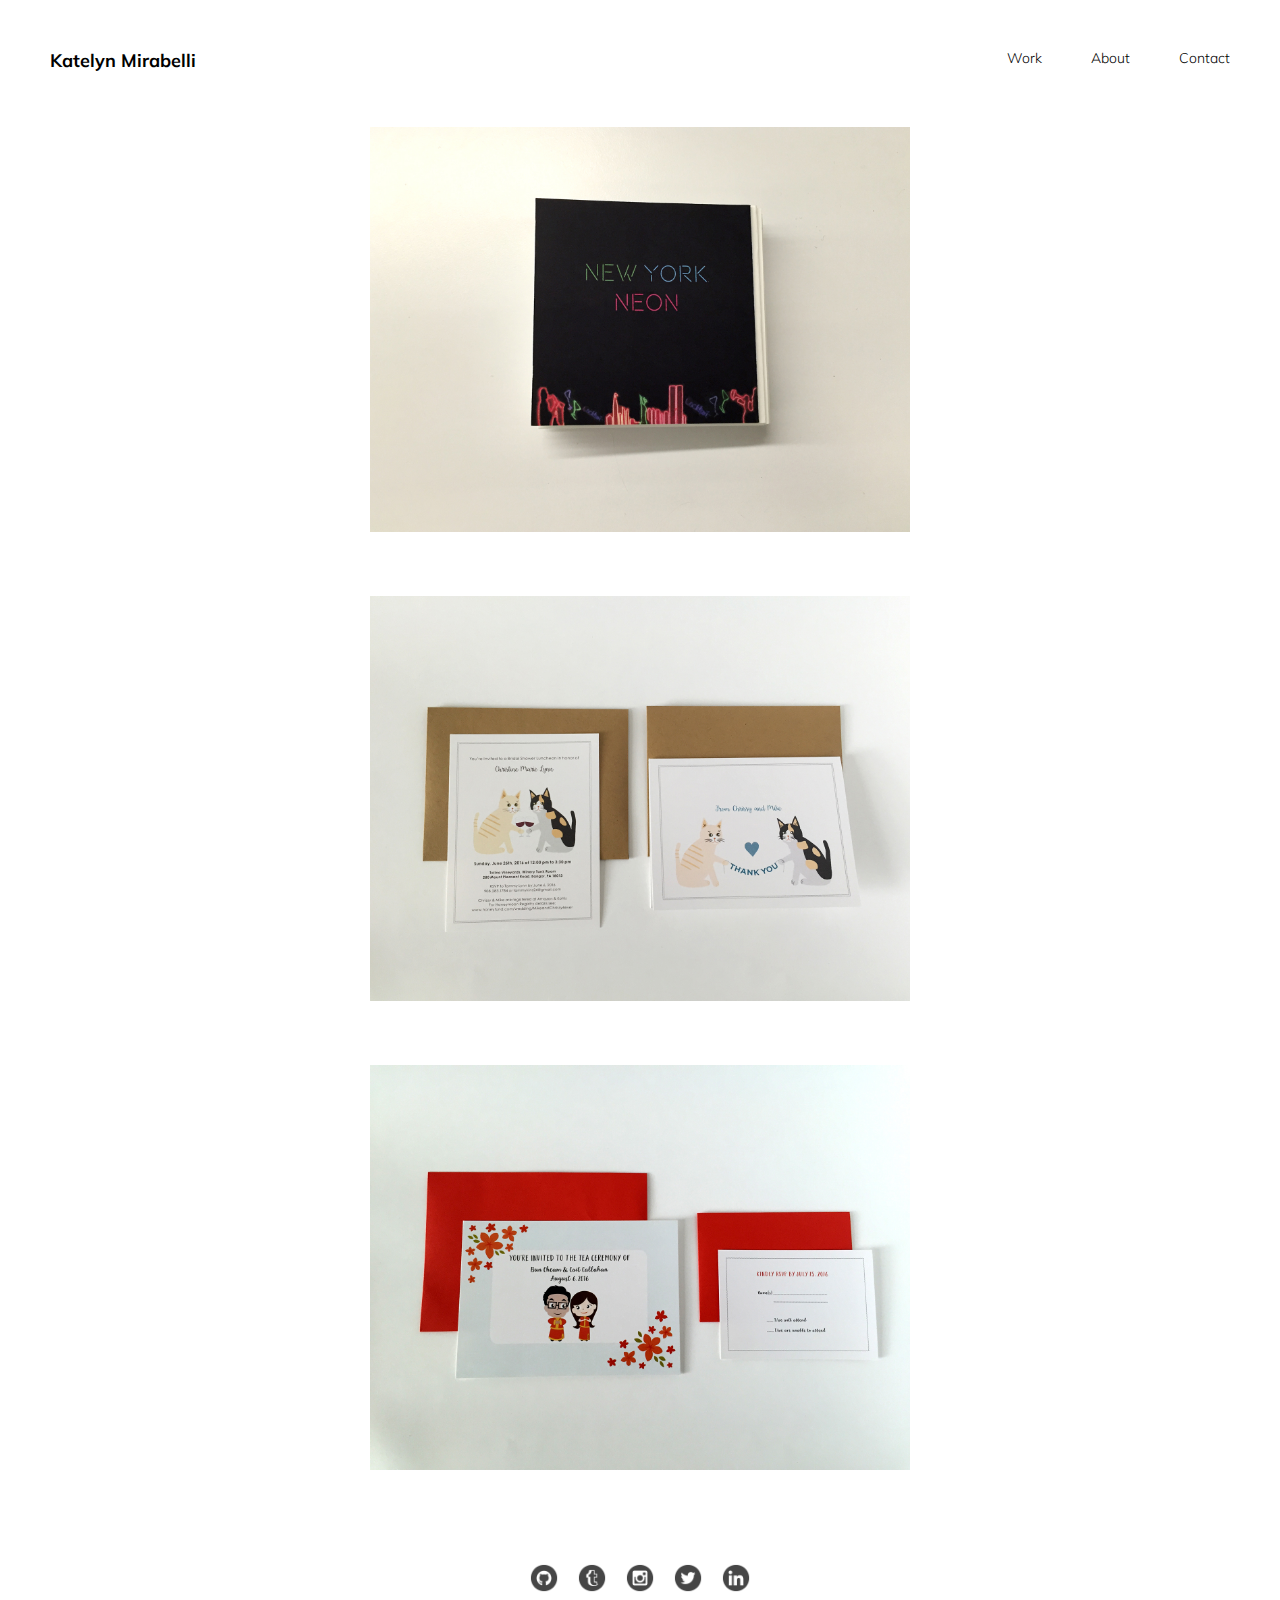
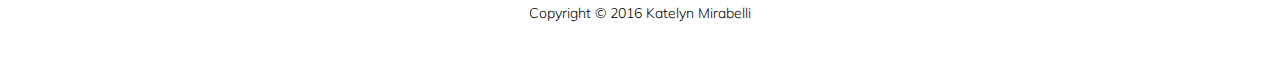
<file: index.html>
<!DOCTYPE html>
<html>

<head>
    <title>Katelyn Mirabelli</title>
    <meta charset="utf-8">
    <meta name="author" content="Katelyn Mirabelli">
    <meta name="description" content="Portfolio">
    <meta name="copyright" content=" 2016 Katelyn Mirabelli">
    <meta name="keywords" content="Katelyn Mirabelli">
    <meta name="viewport" content="width=device-width, initial-scale=1.0">
    <link href="https://fonts.googleapis.com/css?family=Muli:300" rel="stylesheet" type="text/css">
    <link rel="stylesheet" type="text/css" href="css/animate.css">
    <link rel="stylesheet" type="text/css" href="css/style.css">
    <link rel="shortcut icon" href="images/favicon.ico" type="image/x-icon">
</head>

<body>
    <div class="wrapper animated fadeIn">
        <header>
            <h1><a href="index.html">Katelyn Mirabelli</a></h1>
            <nav class="normal">
                <a href="mailto:katelyn.mirabelli@gmail.com" target="_blank">Contact</a>
                <a href="about.html">About</a>
                <a href="index.html">Work</a>
            </nav>
            <nav class="small">
                <a id="mobile" href="#">&#9776;</a>
                <a href="index.html">Work</a>
                <a href="about.html">About</a>
                <a href="mailto:katelyn.mirabelli@gmail.com" target="_blank">Contact</a>
            </nav>
        </header>
        <div id="clearfix"></div>
        <div class="container">
            <div id="portfolio">
                <div class="project">
                    <a class="thumb" href="neon.html">
                        <img class="main" src="images/nyneon001.jpg" alt="image"></img>
                    </a>
                </div>
                <div class="project">
                    <a class="thumb" href="bridal.html">
                        <img class="main" src="images/bridal001.jpg" alt="image"></img>
                    </a>
                </div>                
                <div class="project">
                    <a class="thumb" href="wedding.html">
                        <img class="main" src="images/wedding001.jpg" alt="image"></img>
                    </a>
                </div>
            </div>
        </div>
        <footer>
            <a class="social" href="https://github.com/kmirabelli" target="_blank"><img src="images/Github.png" alt="github"></img>
            </a>
            <a class="social" href="https://katelynmirabelli.tumblr.com/" target="_blank"><img src="images/Tumblr.png" alt="tumblr"></img>
            </a>
            <a class="social" href="https://www.instagram.com/katelynmirabelli/" target="_blank"><img src="images/Instagram.png" alt="instagram"></img>
            </a>
            <a class="social" href="https://twitter.com/katelyn_mira" target="_blank"><img src="images/Twitter.png" alt="twitter"></img>
            </a>
            <a class="social" href="https://www.linkedin.com/in/katelynmirabelli" target="_blank"><img src="images/Linkedin.png" alt="linkedin"></img>
            </a>
            <p id="copyright">Copyright &copy; 2016 Katelyn Mirabelli</p>
        </footer>
    </div>
    <script type="text/javascript" src="js/jquery-3.1.0.min.js"></script>
    <script type="text/javascript" src="js/project.js"></script>
    <script>
    (function(i, s, o, g, r, a, m) {
        i['GoogleAnalyticsObject'] = r;
        i[r] = i[r] || function() {
            (i[r].q = i[r].q || []).push(arguments)
        }, i[r].l = 1 * new Date();
        a = s.createElement(o),
            m = s.getElementsByTagName(o)[0];
        a.async = 1;
        a.src = g;
        m.parentNode.insertBefore(a, m)
    })(window, document, 'script', 'https://www.google-analytics.com/analytics.js', 'ga');

    ga('create', 'UA-83003444-1', 'auto');
    ga('send', 'pageview');
    </script>
</body>

</html>
</file>
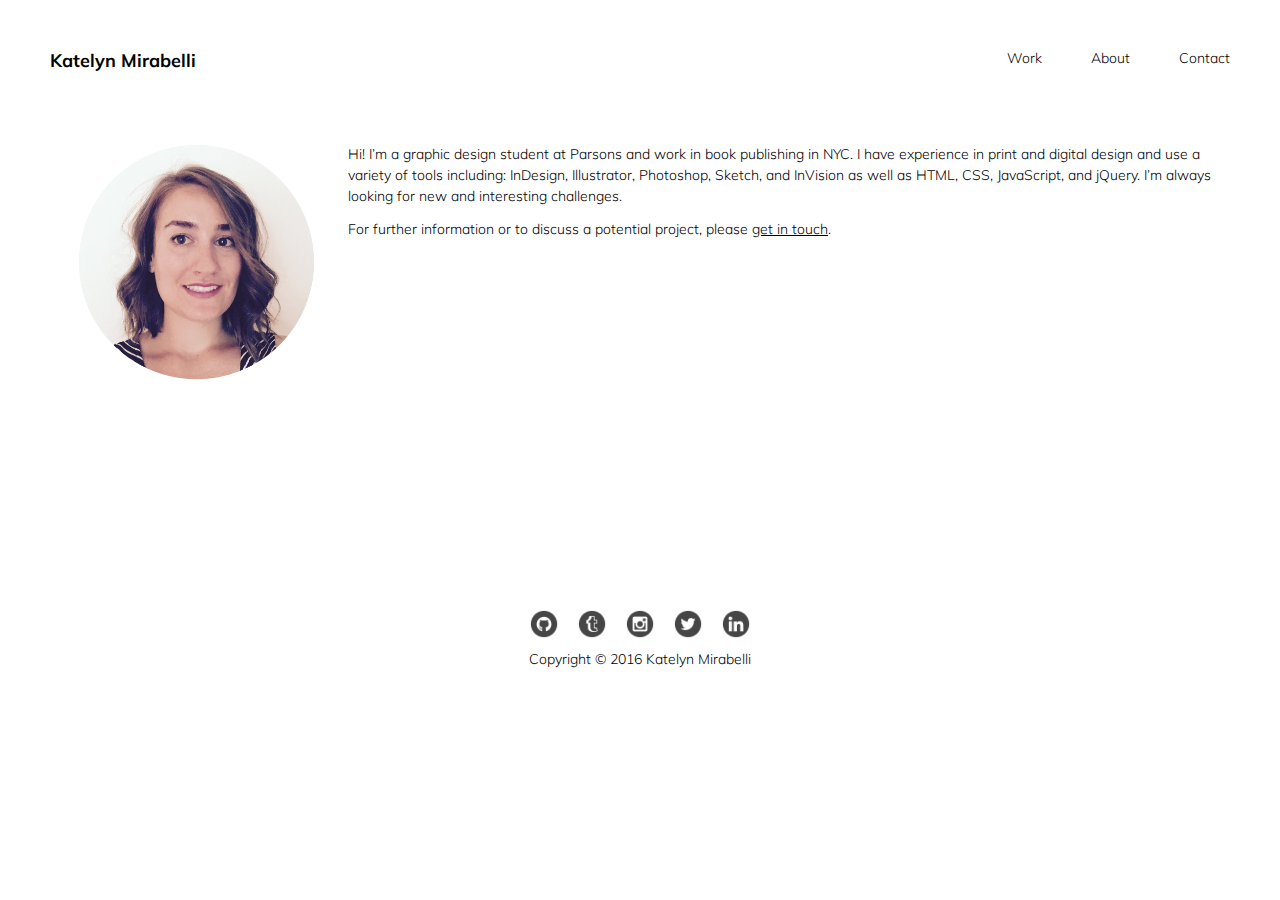
<file: about.html>
<!DOCTYPE html>
<html>

<head>
    <title>Katelyn Mirabelli</title>
    <meta charset="utf-8">
    <meta name="author" content="Katelyn Mirabelli">
    <meta name="description" content="Portfolio">
    <meta name="copyright" content=" 2016 Katelyn Mirabelli">
    <meta name="keywords" content="Katelyn Mirabelli">
    <meta name="viewport" content="width=device-width, initial-scale=1.0">
    <link href="https://fonts.googleapis.com/css?family=Muli:300" rel="stylesheet" type="text/css">
    <link rel="stylesheet" type="text/css" href="css/animate.css">
    <link rel="stylesheet" type="text/css" href="css/style.css">
    <link rel="shortcut icon" href="images/favicon.ico" type="image/x-icon">
</head>

<body>
    <div class="wrapper animated fadeIn">
        <header>
            <h1><a href="index.html">Katelyn Mirabelli</a></h1>
            <nav class="normal">
                <a href="mailto:katelyn.mirabelli@gmail.com" target="_blank">Contact</a>
                <a href="about.html">About</a>
                <a href="index.html">Work</a>
            </nav>
            <nav class="small">
                <a id="mobile" href="#">&#9776;</a>
                <a href="index.html">Work</a>
                <a href="about.html">About</a>
                <a href="mailto:katelyn.mirabelli@gmail.com" target="_blank">Contact</a>
            </nav>
        </header>
        <div class="container">
            <div id="about">
                <img src="images/profile1.jpg" alt="profile"></img>
                <p>Hi! I’m a graphic design student at Parsons and work in book publishing in NYC. I have experience in print and digital design and use a variety of tools including: InDesign, Illustrator, Photoshop, Sketch, and InVision as well as HTML, CSS, JavaScript, and jQuery. I’m always looking for new and interesting challenges.</p>
                <p>For further information or to discuss a potential project, please <a href="mailto:katelyn.mirabelli@gmail.com" target="_blank">get in touch</a>.</p>
            </div>
        </div>
        <div id="clearfix"></div>
        <footer>
            <a class="social" href="https://github.com/kmirabelli" target="_blank"><img src="images/Github.png" alt="github"></img>
            </a>
            <a class="social" href="https://katelynmirabelli.tumblr.com/" target="_blank"><img src="images/Tumblr.png" alt="tumblr"></img>
            </a>
            <a class="social" href="https://www.instagram.com/katelynmirabelli/" target="_blank"><img src="images/Instagram.png" alt="instagram"></img>
            </a>
            <a class="social" href="https://twitter.com/katelyn_mira" target="_blank"><img src="images/Twitter.png" alt="twitter"></img>
            </a>
            <a class="social" href="https://www.linkedin.com/in/katelynmirabelli" target="_blank"><img src="images/Linkedin.png" alt="linkedin"></img>
            </a>
            <p id="copyright">Copyright &copy; 2016 Katelyn Mirabelli</p>
        </footer>
    </div>
    <script type="text/javascript" src="js/jquery-3.1.0.min.js"></script>
    <script type="text/javascript" src="js/project.js"></script>
    <script>
    (function(i, s, o, g, r, a, m) {
        i['GoogleAnalyticsObject'] = r;
        i[r] = i[r] || function() {
            (i[r].q = i[r].q || []).push(arguments)
        }, i[r].l = 1 * new Date();
        a = s.createElement(o),
            m = s.getElementsByTagName(o)[0];
        a.async = 1;
        a.src = g;
        m.parentNode.insertBefore(a, m)
    })(window, document, 'script', 'https://www.google-analytics.com/analytics.js', 'ga');

    ga('create', 'UA-83003444-1', 'auto');
    ga('send', 'pageview');
    </script>
</body>

</html>
</file>
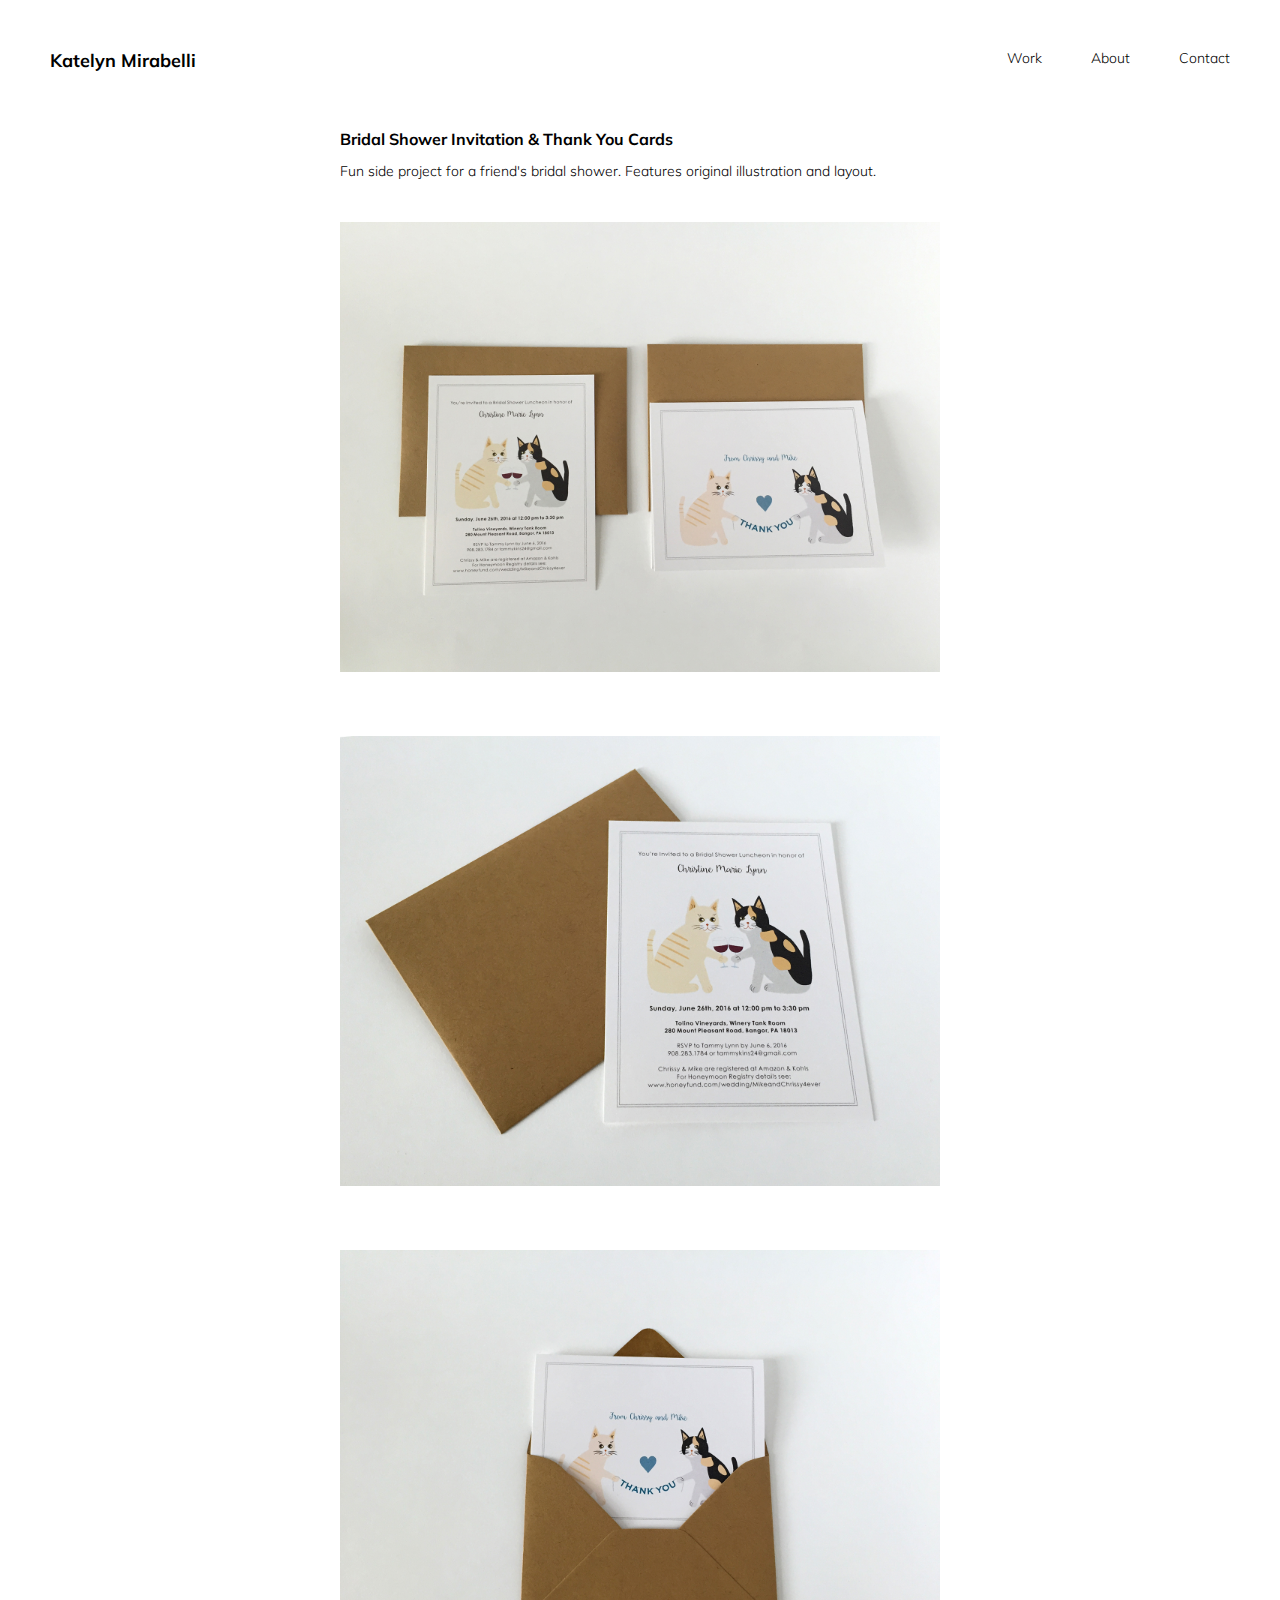
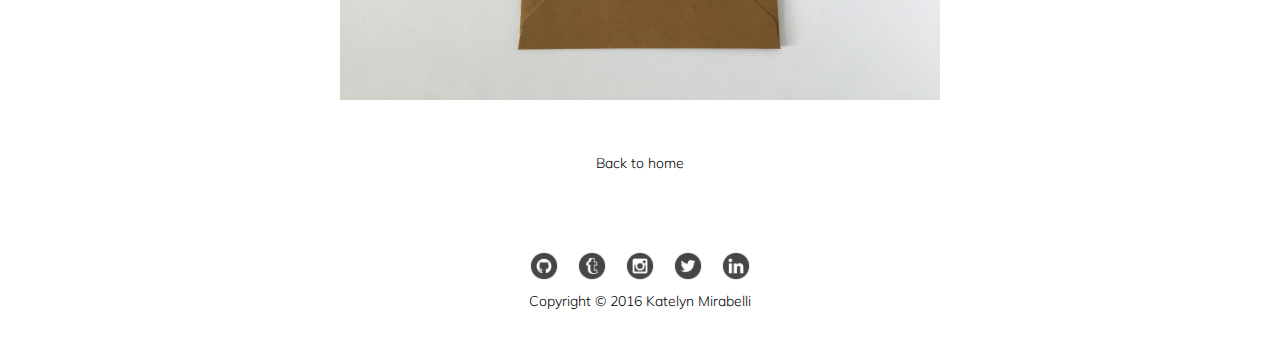
<file: bridal.html>
<!DOCTYPE html>
<html>

<head>
    <title>Katelyn Mirabelli</title>
    <meta charset="utf-8">
    <meta name="author" content="Katelyn Mirabelli">
    <meta name="description" content="Portfolio">
    <meta name="copyright" content=" 2016 Katelyn Mirabelli">
    <meta name="keywords" content="Katelyn Mirabelli">
    <meta name="viewport" content="width=device-width, initial-scale=1.0">
    <link href="https://fonts.googleapis.com/css?family=Muli:300" rel="stylesheet" type="text/css">
    <link rel="stylesheet" type="text/css" href="css/animate.css">
    <link rel="stylesheet" type="text/css" href="css/style.css">
    <link rel="shortcut icon" href="images/favicon.ico" type="image/x-icon">
</head>

<body>
    <div class="wrapper animated fadeIn">
        <header>
            <h1><a href="index.html">Katelyn Mirabelli</a></h1>
            <nav class="normal">
                <a href="mailto:katelyn.mirabelli@gmail.com" target="_blank">Contact</a>
                <a href="about.html">About</a>
                <a href="index.html">Work</a>
            </nav>
            <nav class="small">
                <a id="mobile" href="#">&#9776;</a>
                <a href="index.html">Work</a>
                <a href="about.html">About</a>
                <a href="mailto:katelyn.mirabelli@gmail.com" target="_blank">Contact</a>
            </nav>
        </header>
        <div id="clearfix"></div>
        <div class="container">
            <div id="portfolio">
                <div class="detail">
                    <h2>Bridal Shower Invitation &amp; Thank You Cards</h2>
                    <p>Fun side project for a friend's bridal shower. Features original illustration and layout.</p>
                </div>
                <div class="more">
                    <img src="images/bridal001.jpg" alt="image"></img>
                    <img src="images/bridal002.jpg" alt="image"></img>
                    <img src="images/bridal003.jpg" alt="image"></img>
                </div>
            </div>
            <div class="home">
                <a class="home" href="index.html">Back to home</a>
            </div>
        </div>
        <footer>
            <a class="social" href="https://github.com/kmirabelli" target="_blank"><img src="images/Github.png" alt="github"></img>
            </a>
            <a class="social" href="https://katelynmirabelli.tumblr.com/" target="_blank"><img src="images/Tumblr.png" alt="tumblr"></img>
            </a>
            <a class="social" href="https://www.instagram.com/katelynmirabelli/" target="_blank"><img src="images/Instagram.png" alt="instagram"></img>
            </a>
            <a class="social" href="https://twitter.com/katelyn_mira" target="_blank"><img src="images/Twitter.png" alt="twitter"></img>
            </a>
            <a class="social" href="https://www.linkedin.com/in/katelynmirabelli" target="_blank"><img src="images/Linkedin.png" alt="linkedin"></img>
            </a>
            <p id="copyright">Copyright &copy; 2016 Katelyn Mirabelli</p>
        </footer>
    </div>
    <script type="text/javascript" src="js/jquery-3.1.0.min.js"></script>
    <script type="text/javascript" src="js/project.js"></script>
    <script>
    (function(i, s, o, g, r, a, m) {
        i['GoogleAnalyticsObject'] = r;
        i[r] = i[r] || function() {
            (i[r].q = i[r].q || []).push(arguments)
        }, i[r].l = 1 * new Date();
        a = s.createElement(o),
            m = s.getElementsByTagName(o)[0];
        a.async = 1;
        a.src = g;
        m.parentNode.insertBefore(a, m)
    })(window, document, 'script', 'https://www.google-analytics.com/analytics.js', 'ga');

    ga('create', 'UA-83003444-1', 'auto');
    ga('send', 'pageview');
    </script>
</body>

</html>
</file>
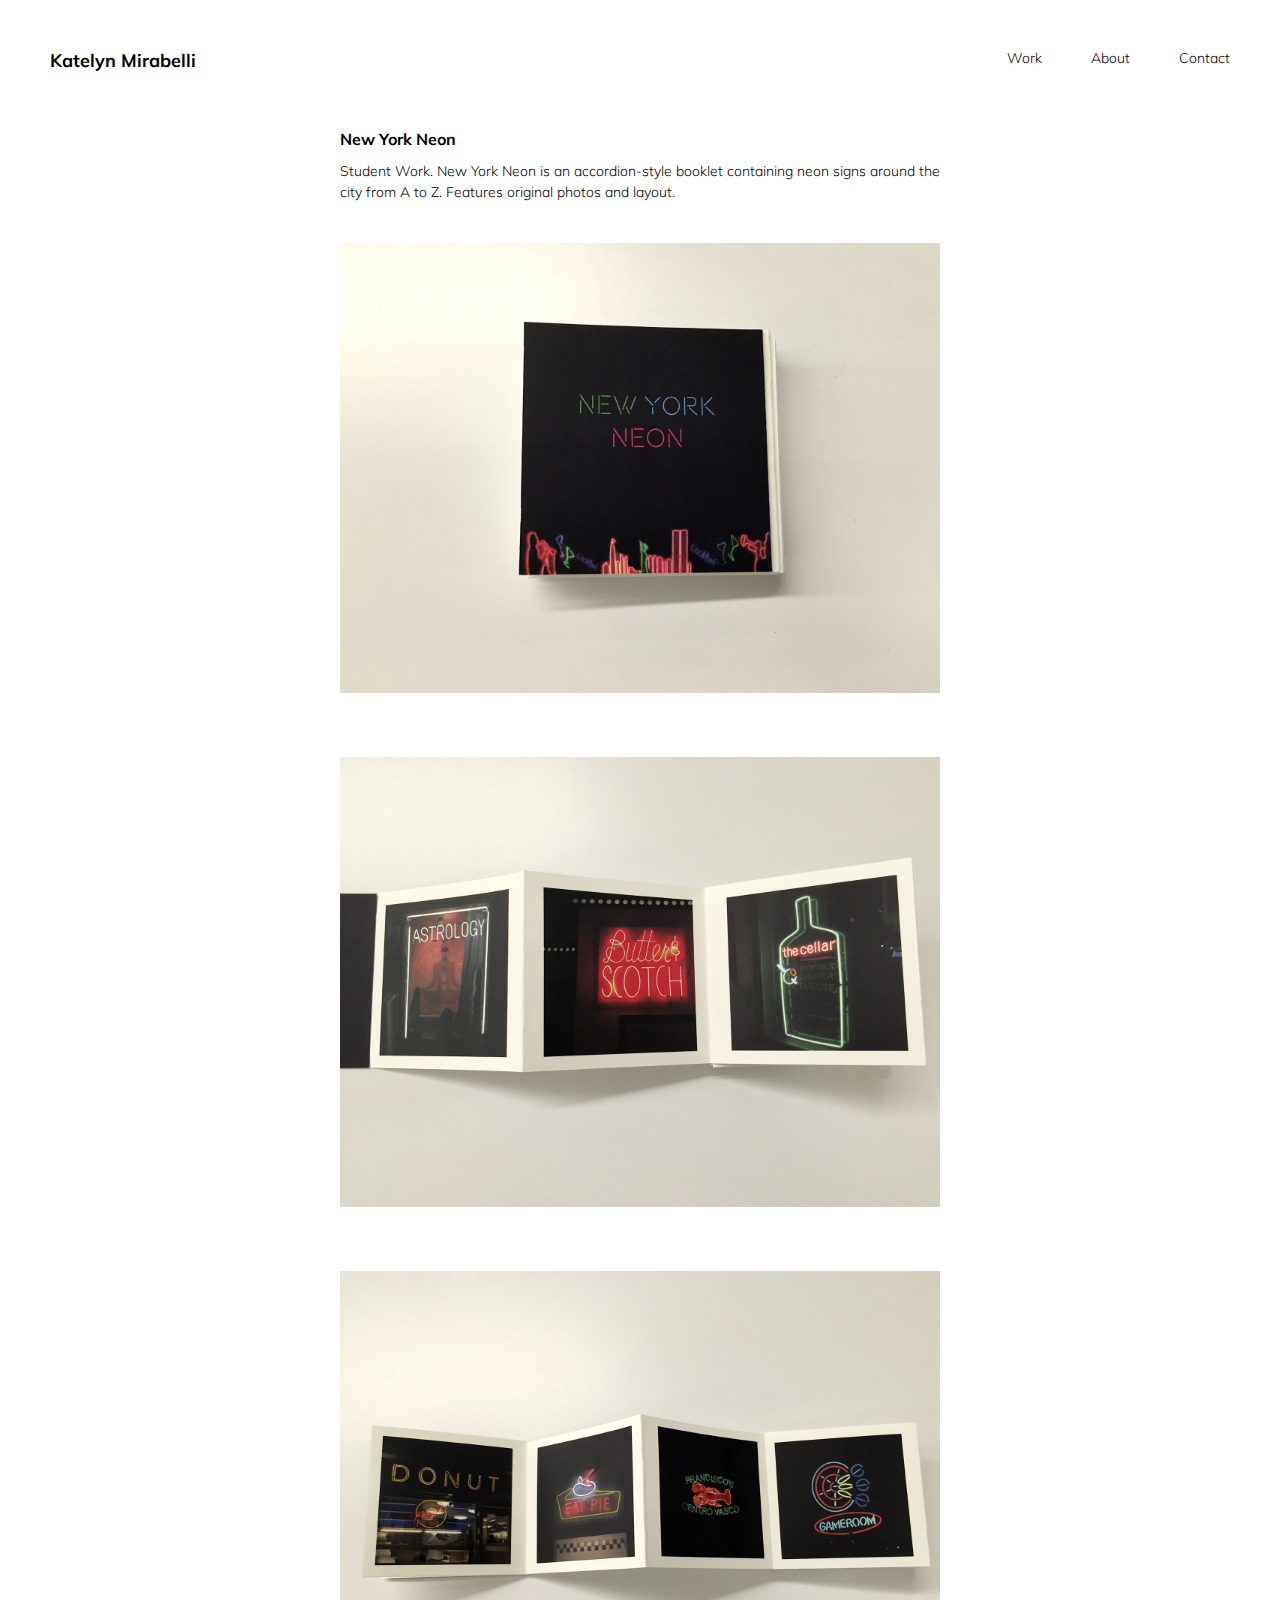
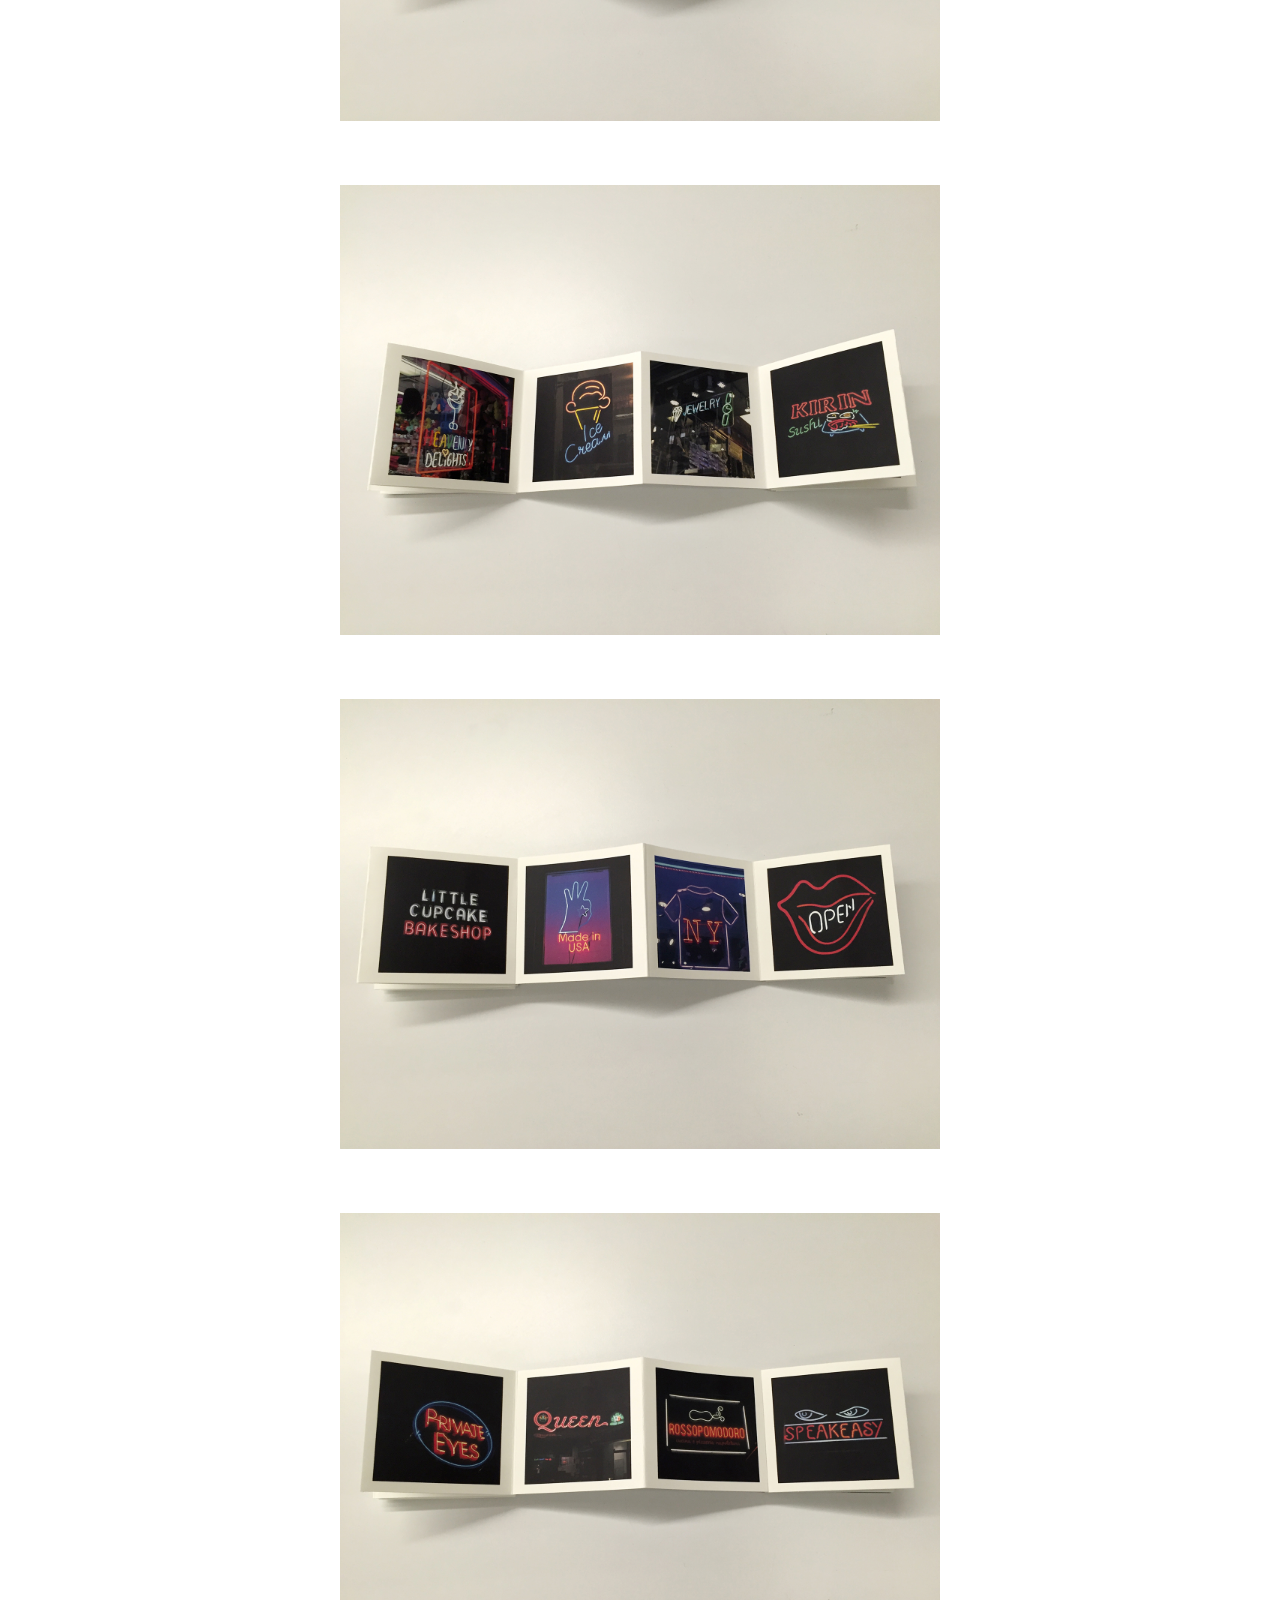
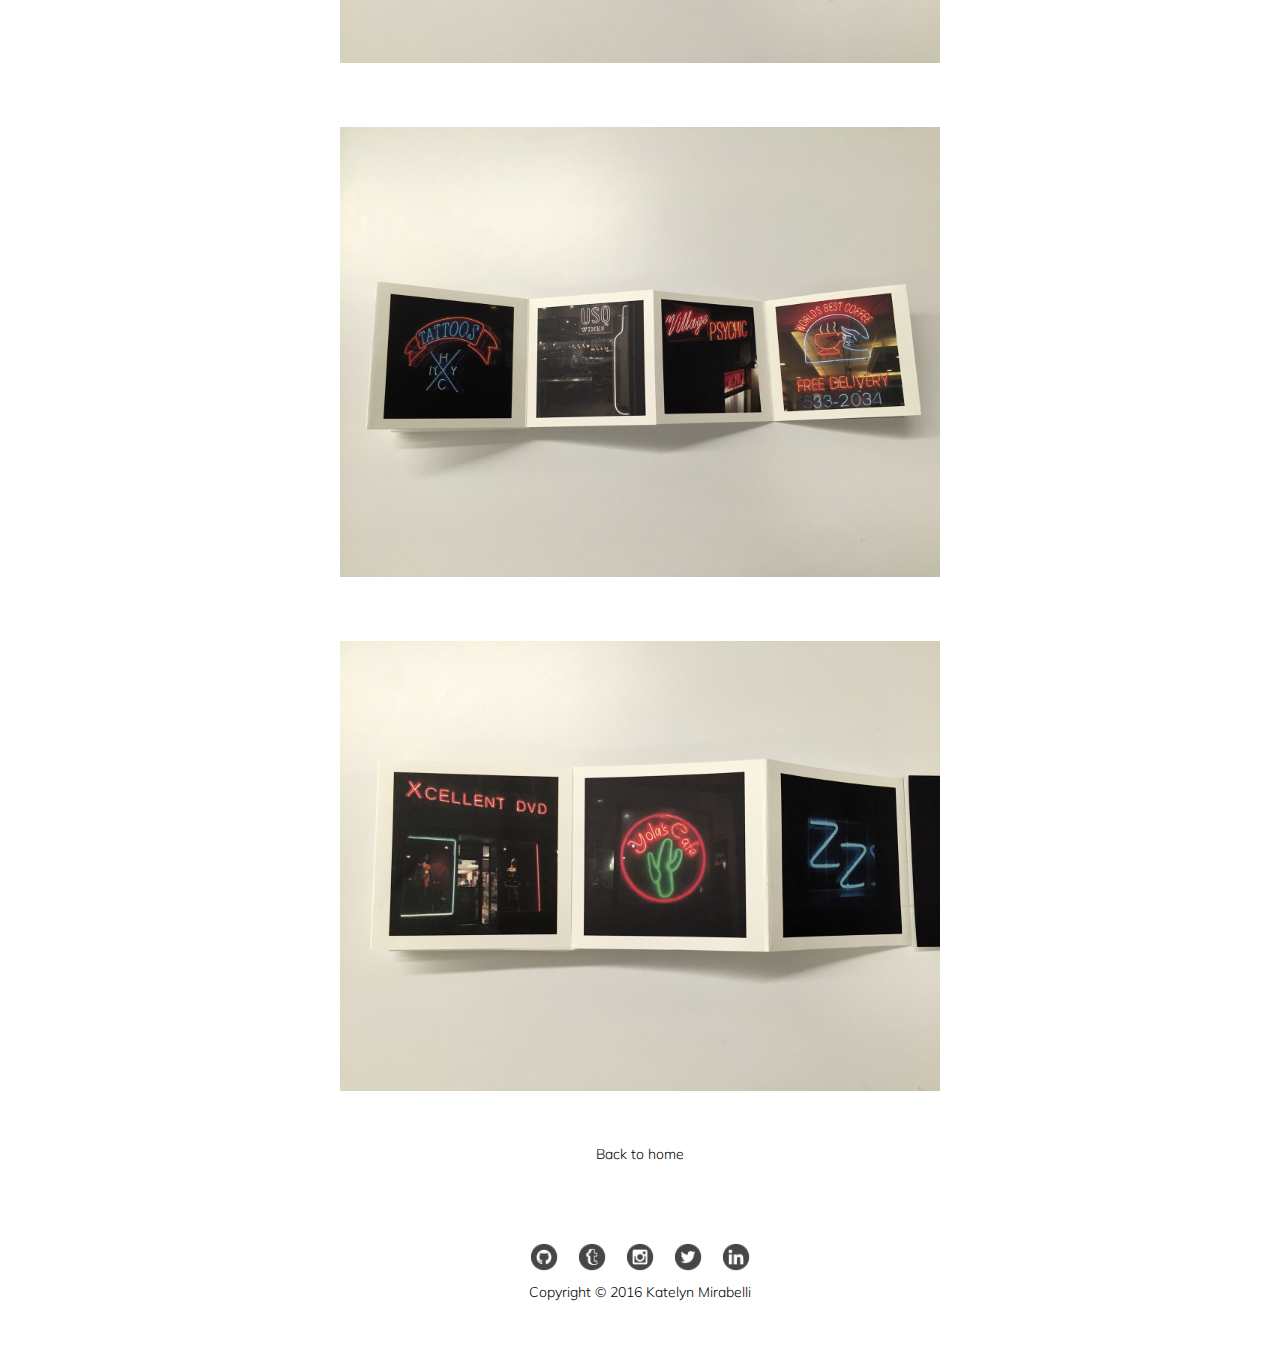
<file: neon.html>
<!DOCTYPE html>
<html>

<head>
    <title>Katelyn Mirabelli</title>
    <meta charset="utf-8">
    <meta name="author" content="Katelyn Mirabelli">
    <meta name="description" content="Portfolio">
    <meta name="copyright" content=" 2016 Katelyn Mirabelli">
    <meta name="keywords" content="Katelyn Mirabelli">
    <meta name="viewport" content="width=device-width, initial-scale=1.0">
    <link href="https://fonts.googleapis.com/css?family=Muli:300" rel="stylesheet" type="text/css">
    <link rel="stylesheet" type="text/css" href="css/animate.css">
    <link rel="stylesheet" type="text/css" href="css/style.css">
    <link rel="shortcut icon" href="images/favicon.ico" type="image/x-icon">
</head>

<body>
    <div class="wrapper animated fadeIn">
        <header>
            <h1><a href="index.html">Katelyn Mirabelli</a></h1>
            <nav class="normal">
                <a href="mailto:katelyn.mirabelli@gmail.com" target="_blank">Contact</a>
                <a href="about.html">About</a>
                <a href="index.html">Work</a>
            </nav>
            <nav class="small">
                <a id="mobile" href="#">&#9776;</a>
                <a href="index.html">Work</a>
                <a href="about.html">About</a>
                <a href="mailto:katelyn.mirabelli@gmail.com" target="_blank">Contact</a>
            </nav>
        </header>
        <div id="clearfix"></div>
        <div class="container">
            <div id="portfolio">
                <div class="detail">
                    <h2>New York Neon</h2>
                    <p>Student Work. New York Neon is an accordion-style booklet containing neon signs around the city from A to Z. Features original photos and layout.</p>
                </div>
                <div class="more">
                    <img src="images/nyneon001.jpg" alt="image"></img>
                    <img src="images/nyneon002.jpg" alt="image"></img>
                    <img src="images/nyneon003.jpg" alt="image"></img>
                    <img src="images/nyneon004.jpg" alt="image"></img>
                    <img src="images/nyneon005.jpg" alt="image"></img>
                    <img src="images/nyneon006.jpg" alt="image"></img>
                    <img src="images/nyneon007.jpg" alt="image"></img>
                    <img src="images/nyneon008.jpg" alt="image"></img>
                </div>
            </div>
            <div class="home">
                <a class="home" href="index.html">Back to home</a>
            </div>
        </div>
        <footer>
            <a class="social" href="https://github.com/kmirabelli" target="_blank"><img src="images/Github.png" alt="github"></img>
            </a>
            <a class="social" href="https://katelynmirabelli.tumblr.com/" target="_blank"><img src="images/Tumblr.png" alt="tumblr"></img>
            </a>
            <a class="social" href="https://www.instagram.com/katelynmirabelli/" target="_blank"><img src="images/Instagram.png" alt="instagram"></img>
            </a>
            <a class="social" href="https://twitter.com/katelyn_mira" target="_blank"><img src="images/Twitter.png" alt="twitter"></img>
            </a>
            <a class="social" href="https://www.linkedin.com/in/katelynmirabelli" target="_blank"><img src="images/Linkedin.png" alt="linkedin"></img>
            </a>
            <p id="copyright">Copyright &copy; 2016 Katelyn Mirabelli</p>
        </footer>
    </div>
    <script type="text/javascript" src="js/jquery-3.1.0.min.js"></script>
    <script type="text/javascript" src="js/project.js"></script>
    <script>
    (function(i, s, o, g, r, a, m) {
        i['GoogleAnalyticsObject'] = r;
        i[r] = i[r] || function() {
            (i[r].q = i[r].q || []).push(arguments)
        }, i[r].l = 1 * new Date();
        a = s.createElement(o),
            m = s.getElementsByTagName(o)[0];
        a.async = 1;
        a.src = g;
        m.parentNode.insertBefore(a, m)
    })(window, document, 'script', 'https://www.google-analytics.com/analytics.js', 'ga');

    ga('create', 'UA-83003444-1', 'auto');
    ga('send', 'pageview');
    </script>
</body>

</html>
</file>
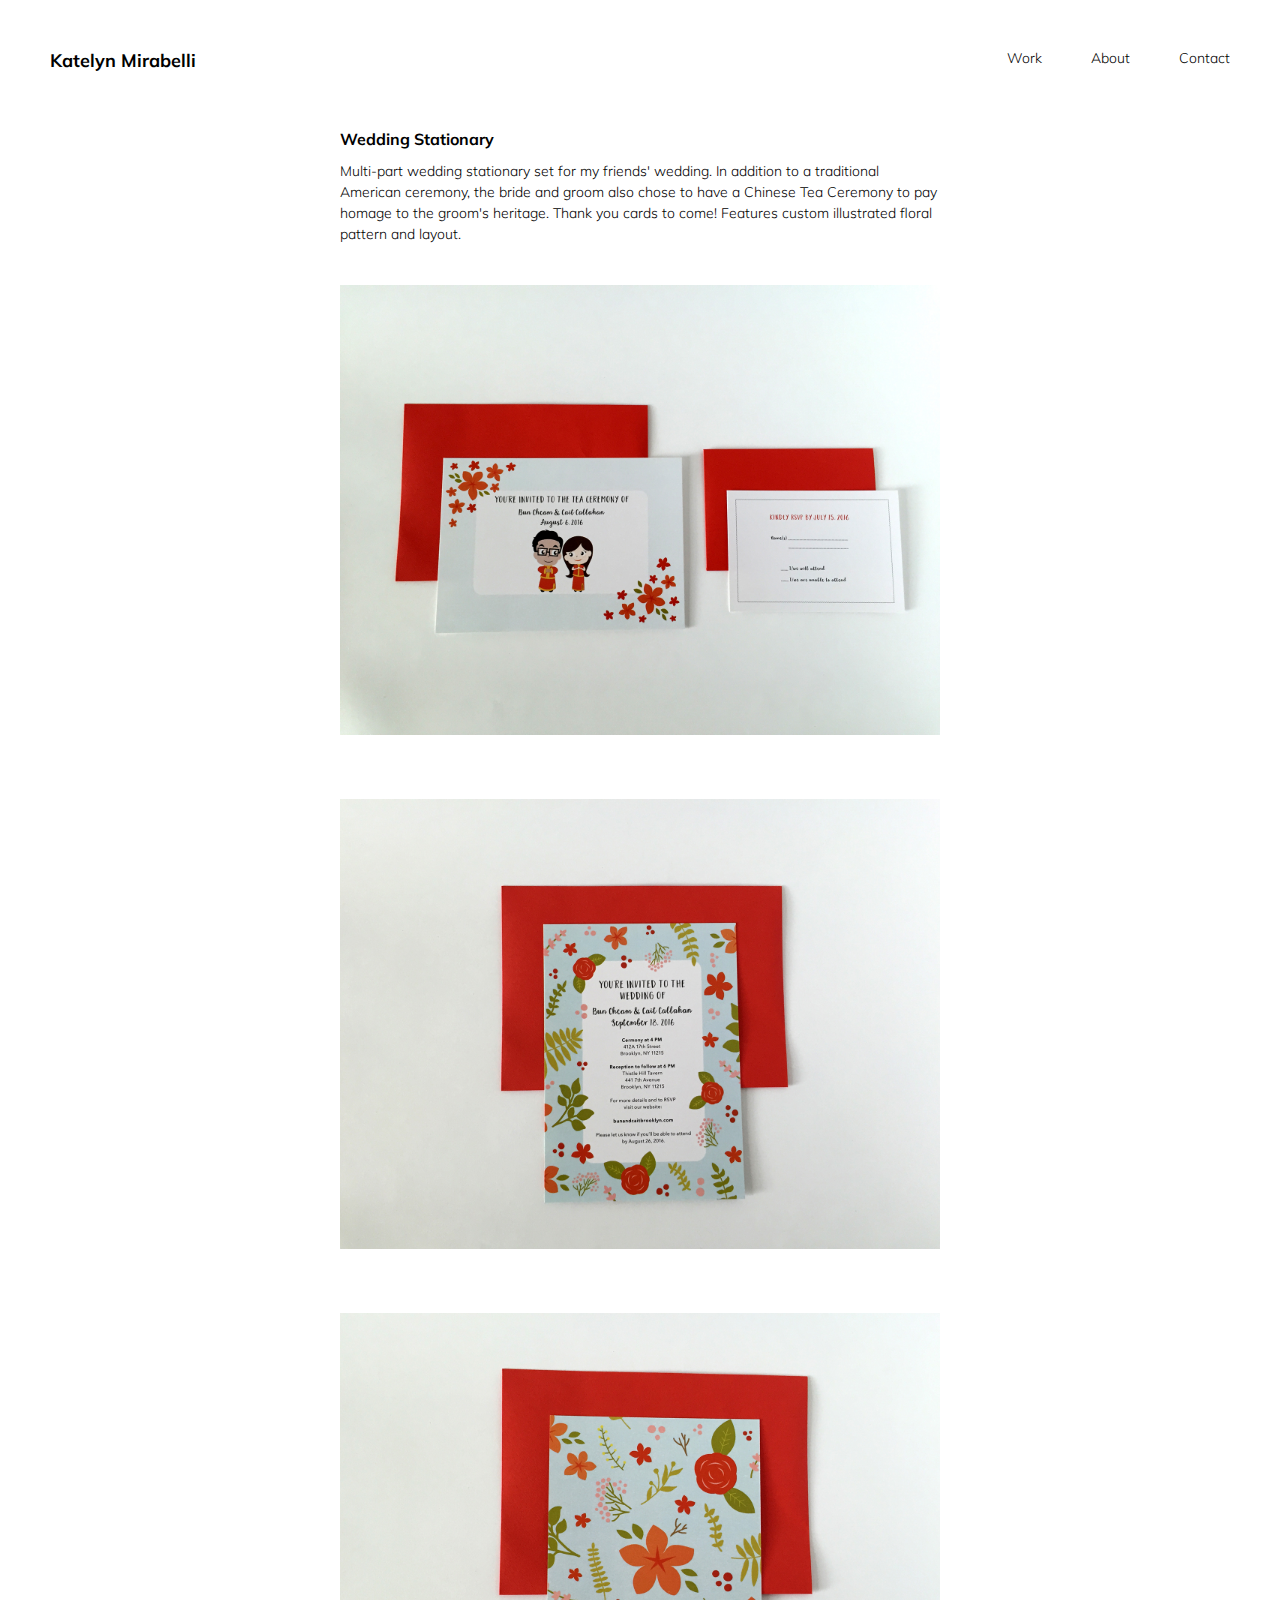
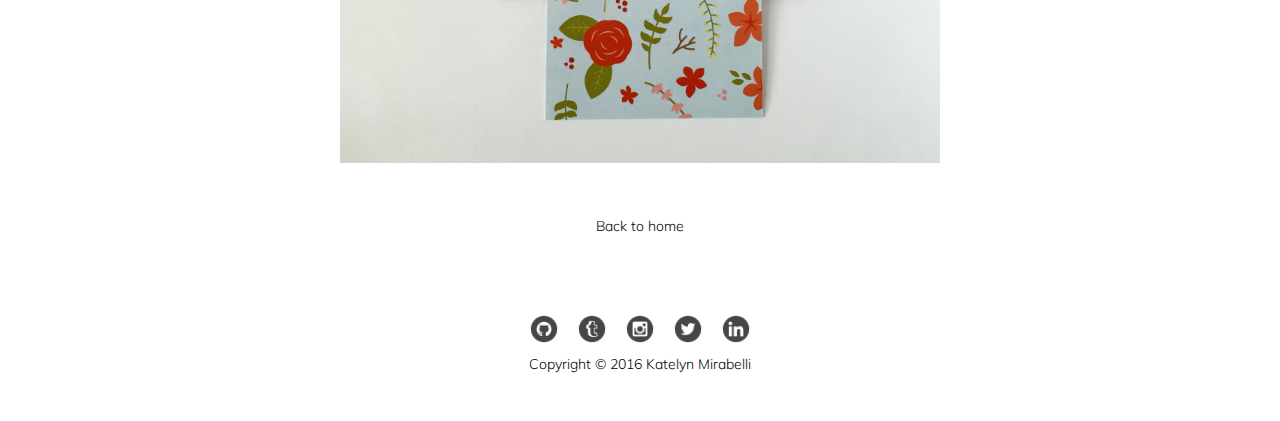
<file: wedding.html>
<!DOCTYPE html>
<html>

<head>
    <title>Katelyn Mirabelli</title>
    <meta charset="utf-8">
    <meta name="author" content="Katelyn Mirabelli">
    <meta name="description" content="Portfolio">
    <meta name="copyright" content=" 2016 Katelyn Mirabelli">
    <meta name="keywords" content="Katelyn Mirabelli">
    <meta name="viewport" content="width=device-width, initial-scale=1.0">
    <link href="https://fonts.googleapis.com/css?family=Muli:300" rel="stylesheet" type="text/css">
    <link rel="stylesheet" type="text/css" href="css/animate.css">
    <link rel="stylesheet" type="text/css" href="css/style.css">
    <link rel="shortcut icon" href="images/favicon.ico" type="image/x-icon">
</head>

<body>
    <div class="wrapper animated fadeIn">
        <header>
            <h1><a href="index.html">Katelyn Mirabelli</a></h1>
            <nav class="normal">
                <a href="mailto:katelyn.mirabelli@gmail.com" target="_blank">Contact</a>
                <a href="about.html">About</a>
                <a href="index.html">Work</a>
            </nav>
            <nav class="small">
                <a id="mobile" href="#">&#9776;</a>
                <a href="index.html">Work</a>
                <a href="about.html">About</a>
                <a href="mailto:katelyn.mirabelli@gmail.com" target="_blank">Contact</a>
            </nav>
        </header>
        <div id="clearfix"></div>
        <div class="container">
            <div id="portfolio">
                <div class="detail">
                    <h2>Wedding Stationary</h2>
                    <p>Multi-part wedding stationary set for my friends' wedding. In addition to a traditional American ceremony, the bride and groom also chose to have a Chinese Tea Ceremony to pay homage to the groom's heritage. Thank you cards to come! Features custom illustrated floral pattern and layout.</p>
                </div>
                <div class="more">
                    <img src="images/wedding001.jpg" alt="image"></img>
                    <img src="images/wedding002.jpg" alt="image"></img>
                    <img src="images/wedding003.jpg" alt="image"></img>
                </div>
            </div>
            <div class="home">
                <a class="home" href="index.html">Back to home</a>
            </div>
        </div>
        <footer>
            <a class="social" href="https://github.com/kmirabelli" target="_blank"><img src="images/Github.png" alt="github"></img>
            </a>
            <a class="social" href="https://katelynmirabelli.tumblr.com/" target="_blank"><img src="images/Tumblr.png" alt="tumblr"></img>
            </a>
            <a class="social" href="https://www.instagram.com/katelynmirabelli/" target="_blank"><img src="images/Instagram.png" alt="instagram"></img>
            </a>
            <a class="social" href="https://twitter.com/katelyn_mira" target="_blank"><img src="images/Twitter.png" alt="twitter"></img>
            </a>
            <a class="social" href="https://www.linkedin.com/in/katelynmirabelli" target="_blank"><img src="images/Linkedin.png" alt="linkedin"></img>
            </a>
            <p id="copyright">Copyright &copy; 2016 Katelyn Mirabelli</p>
        </footer>
    </div>
    <script type="text/javascript" src="js/jquery-3.1.0.min.js"></script>
    <script type="text/javascript" src="js/project.js"></script>
    <script>
    (function(i, s, o, g, r, a, m) {
        i['GoogleAnalyticsObject'] = r;
        i[r] = i[r] || function() {
            (i[r].q = i[r].q || []).push(arguments)
        }, i[r].l = 1 * new Date();
        a = s.createElement(o),
            m = s.getElementsByTagName(o)[0];
        a.async = 1;
        a.src = g;
        m.parentNode.insertBefore(a, m)
    })(window, document, 'script', 'https://www.google-analytics.com/analytics.js', 'ga');

    ga('create', 'UA-83003444-1', 'auto');
    ga('send', 'pageview');
    </script>
</body>

</html>
</file>
<file: css/style.css>
* {
    margin: 0;
    padding: 0;
}

body {
    font-family: "Muli", sans-serif;
    font-size: 14px;
    font-weight: 300;
}

.wrapper {
    margin-left: 2%;
    margin-right: 2%;
}

.container {
    margin: 2%;
    min-height: 525px;
}

a {
    color: #000000;
    text-decoration: none;
}

a:hover {
    opacity: 0.6;
}

h1 a {
    color: #000000;
    display: block;
    float: left;
    font-size: 18px;
    padding: 2%;
    text-align: left;
}

h2 {
    color: #000000;
    font-size: 16px;
    padding-bottom: 10px;
    padding-top: 20px;
    text-align: left;
}

.normal {
    display: block;
}

.normal a {
    float: right;
    font-size: 14px;
    padding: 2%;
}

.normal a:hover {
    color: #000000;
}

#mobile {
    color: #000000;
    display: none;
    font-size: 18px;
    margin-right: 5px;
    padding: 2%;
    text-align: right;
}

#mobile a:hover {
    color: #000000;
}

.small {
    display: none;
}

.small a {
    color: #000000;
    display: block;
    font-size: 14px;
    padding: 2%;
    text-align: right;
    text-decoration: none;
}

.small a:hover {
    color: #000000;
}

#clearfix: after {
    clear: both;
    content: "";
    display: inline-block
}

#portfolio {
    box-sizing: border-box;
    display: inline-block;
    text-align: center;
    width: 100%;
}

.project {
    box-sizing: border-box;
    display: inline-block;
    padding: 30px;
    max-width: 600px;
    text-align: center;
    width: 100%;
}

.thumb {
    display: block;
    text-align: center;
    width: 100%;
}

.main {
    text-align: center;
    width: 100%;
}

.detail {
    color: #000000;
    display: inline-block;
    font-size: 14px;
    line-height: 1.5;
    max-width: 600px;
    padding-bottom: 10px;
    padding-left: 30px;
    padding-right: 30px;
    padding-top: 10px;
    text-align: left;
    width: 100%;
}

.more img {
    display: inline-block;
    max-width: 600px;
    text-align: center;
    padding: 30px;
    width: 100%;
}

#about {
    box-sizing: border-box;
    display: inline-block;
    padding-top: 40px;
    width: 100%;
}

#about img {
    display: block;
    float: left;
    padding-right: 3px;
    width: 25%;
}

#about a {
    color: #000000;
    text-decoration: underline;
}

.home {
    color: #000000;
    padding: 20px;
    text-align: center;
}

footer {
    padding: 2em;
    text-align: center;
}

#about p {
    color: #000000;
    font-size: 1em;
    line-height: 1.5;
    margin: .15em;
    padding: 5px;
}

.social img {
    opacity: .85;
    padding: 8px;
    width: 2em;
}

#copyright {
    color: #000000;
    padding-bottom: 20px;
}

#fadeIn {
    -webkit-animation-duration: 2s;
    -webkit-animation-delay: 2s;
    -webkit-animation-iteration-count: infinite;
}

@media only screen and (max-width: 600px) {
    #mobile {
        color: #000000;
        display: block;
    }
    .normal {
        display: none;
    }
    .small {
        display: block;
    }
    .small a {
        display: none;
    }
    .small.open a {
        display: block;
    }
</file>
